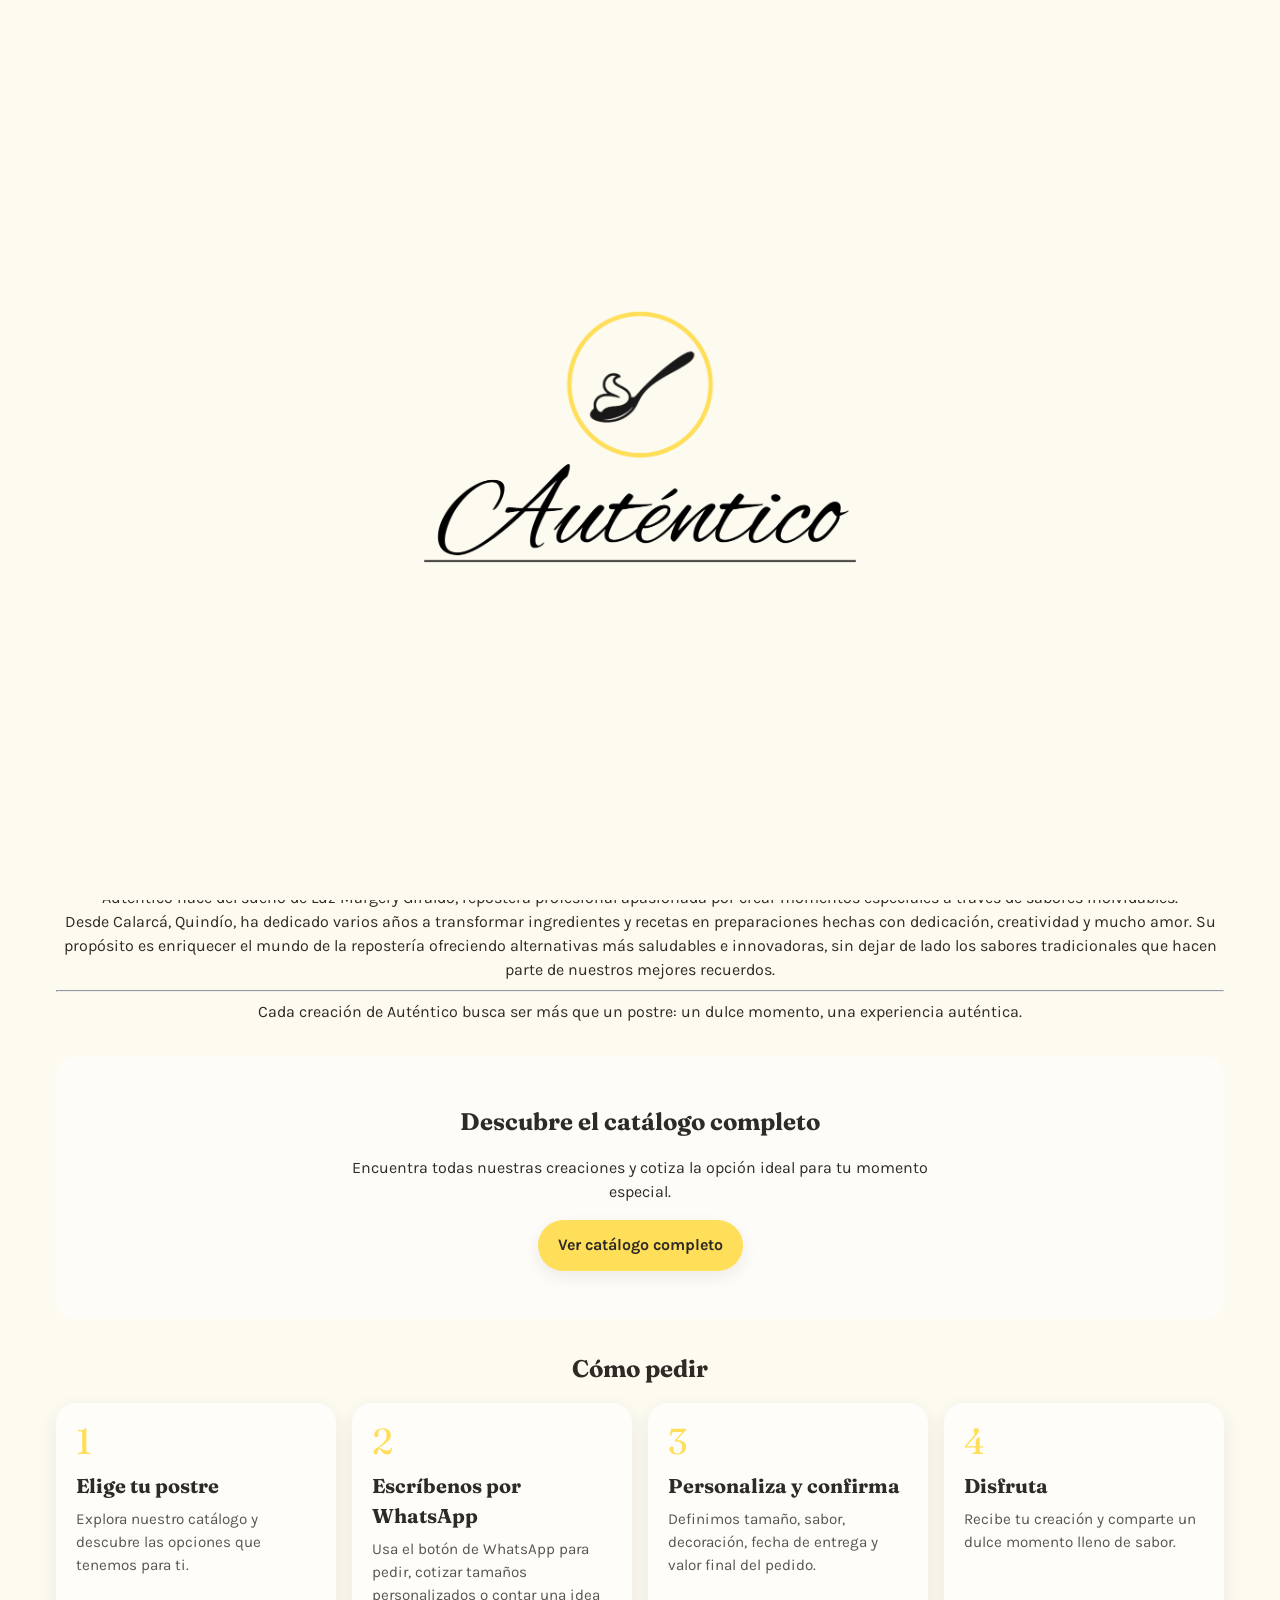
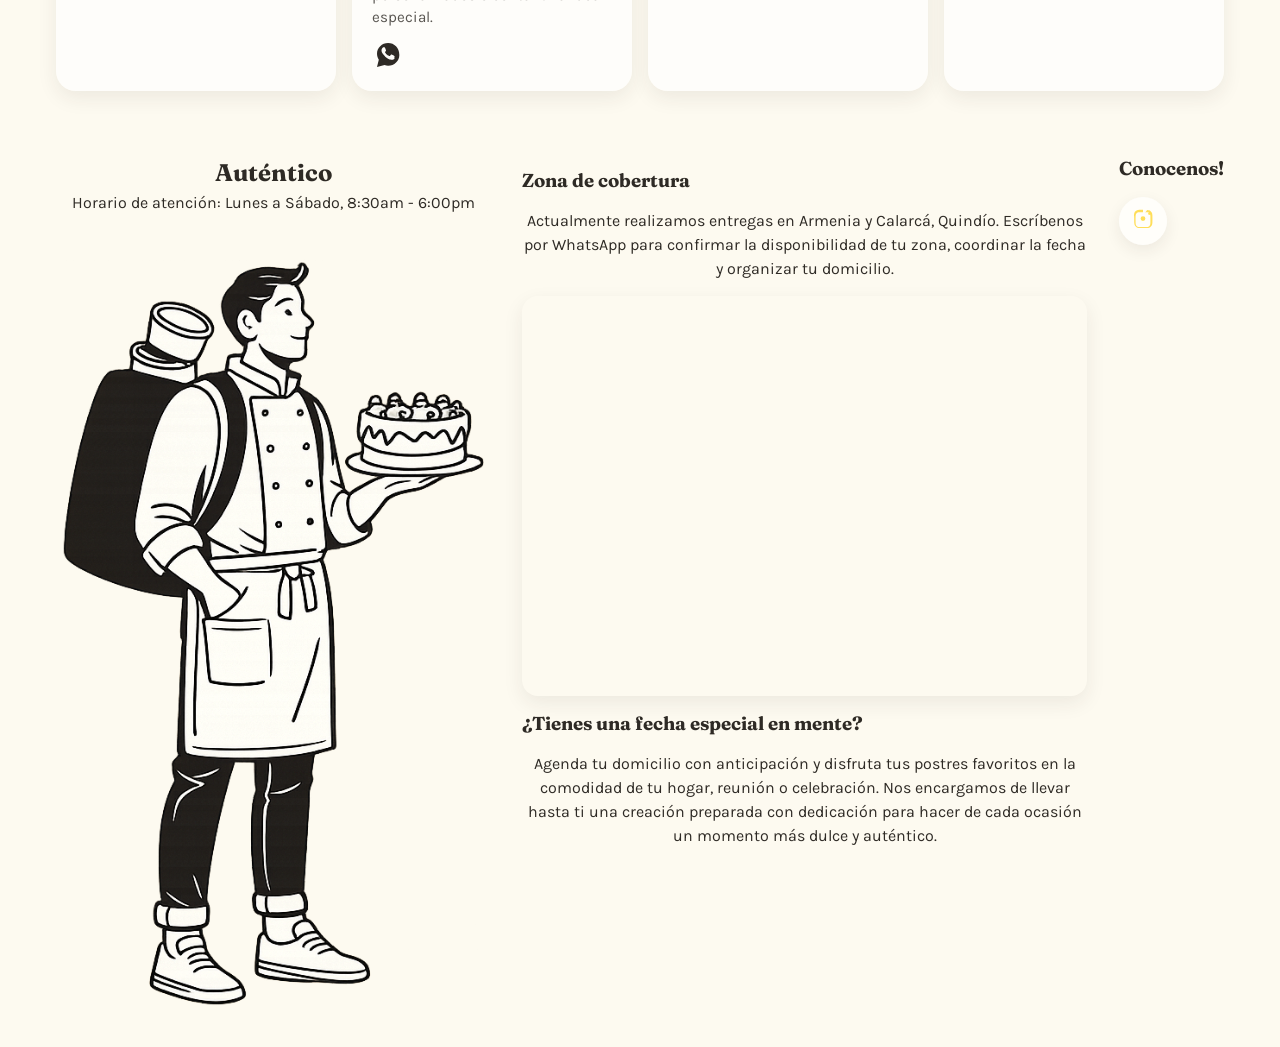
<file: index.html>
<!DOCTYPE html>
<html lang="es">
<head>
  <meta charset="UTF-8">
  <meta name="viewport" content="width=device-width, initial-scale=1.0">
  <title>Auténtico Repostería</title>
  <link rel="icon" type="image/png" href="img/favicon.jpg">
  <link rel="stylesheet" href="css/styles.css">
</head>
<body>
  <div id="splash" class="splash" aria-hidden="true">
    <img src="img/logo_sin_fondo.png" alt="" class="splash__logo">
  </div>

  <svg style="display:none" aria-hidden="true" focusable="false">
    <symbol id="icon-whatsapp" viewBox="0 0 32 32">
      <path fill="currentColor" d="M16.11 4C9.93 4 5.01 8.82 5.01 14.76c0 2.1.62 4.14 1.8 5.92L5 28l7.55-1.93a11.4 11.4 0 0 0 3.56.57h.01c6.18 0 11.22-4.82 11.22-10.76C27.34 8.82 22.3 4 16.11 4zm6.56 15.19c-.27.76-1.56 1.46-2.16 1.55-.56.08-1.28.12-2.07-.13-.48-.15-1.1-.35-1.9-.7-3.34-1.45-5.52-4.84-5.68-5.07-.16-.22-1.35-1.8-1.35-3.44 0-1.64.86-2.44 1.17-2.77.3-.33.68-.42.91-.42h.65c.2 0 .47-.08.73.55.27.64.9 2.21.98 2.37.08.16.13.35.03.57-.1.22-.15.35-.3.54-.16.18-.32.4-.46.54-.15.15-.31.31-.13.62.18.3.78 1.3 1.68 2.11 1.16 1.04 2.14 1.36 2.44 1.51.3.16.48.13.66-.08.19-.2.8-.91 1.02-1.22.22-.31.44-.25.74-.15.3.1 1.92.9 2.25 1.06.33.16.55.24.63.38.08.13.08.78-.19 1.54z"/>
    </symbol>
    <symbol id="icon-instagram" viewBox="0 0 32 32">
      <path fill="currentColor" d="M16 7.2c2.42 0 2.71.01 3.66.05.87.04 1.34.18 1.66.3.43.17.74.37 1.06.69.32.32.52.63.69 1.06.12.32.26.79.3 1.66.04.95.05 1.24.05 3.66s-.01 2.71-.05 3.66c-.04.87-.18 1.34-.3 1.66-.17.43-.37.74-.69 1.06-.32.32-.63.52-1.06.69-.32.12-.79.26-1.66.3-.95.04-1.24.05-3.66.05s-2.71-.01-3.66-.05c-.87-.04-1.34-.18-1.66-.3-.43-.17-.74-.37-1.06-.69-.32-.32-.52-.63-.69-1.06-.12-.32-.26-.79-.3-1.66-.04-.95-.05-1.24-.05-3.66s.01-2.71.05-3.66c.04-.87.18-1.34.3-1.66.17-.43.37-.74.69-1.06.32-.32.63-.52 1.06-.69.32-.12.79-.26 1.66-.3.95-.04 1.24-.05 3.66-.05zm0-2.4c-2.46 0-2.77.01-3.74.05-.97.04-1.63.2-2.21.42-.61.24-1.13.55-1.64 1.06-.51.51-.82 1.03-1.06 1.64-.22.58-.38 1.24-.42 2.21C7.2 11.23 7.2 11.54 7.2 14s.01 2.77.05 3.74c.04.97.2 1.63.42 2.21.24.61.55 1.13 1.06 1.64.51.51 1.03.82 1.64 1.06.58.22 1.24.38 2.21.42.97.04 1.28.05 3.74.05s2.77-.01 3.74-.05c.97-.04 1.63-.2 2.21-.42.61-.24 1.13-.55 1.64-1.06.51-.51.82-1.03 1.06-1.64.22-.58.38-1.24.42-2.21.04-.97.05-1.28.05-3.74s-.01-2.77-.05-3.74c-.04-.97-.2-1.63-.42-2.21-.24-.61-.55-1.13-1.06-1.64-.51-.51-1.03-.82-1.64-1.06-.58-.22-1.24-.38-2.21-.42C18.77 7.21 18.46 7.2 16 7.2zm0 6.4a2.4 2.4 0 1 0 0 4.8 2.4 2.4 0 0 0 0-4.8zm6.25-1.2a1.15 1.15 0 1 0 0-2.3 1.15 1.15 0 0 0 0 2.3z"/>
    </symbol>
    <symbol id="icon-facebook" viewBox="0 0 32 32">
      <path fill="currentColor" d="M18.4 28V17.2h3.6l.54-4.2H18.4V10.3c0-1.22.34-2.05 2.1-2.05h2.23V4.49A29.6 29.6 0 0 0 19.48 4c-3.31 0-5.58 2.02-5.58 5.74V13H10.2v4.2h3.7V28h4.5z"/>
    </symbol>
  </svg>
  <header id="header" class="header">
    <a class="header__brand" href="#hero">Auténtico</a>

    <button class="header__toggle" type="button" aria-label="Abrir menú">
      ☰
    </button>

    <nav aria-label="Navegación principal">
      <a href="#hero">Inicio</a>
      <a href="#historia">Historia</a>
      <a href="productos.html#lineas-produccion">Líneas de producción</a>
      <a href="productos.html">Catálogo</a>
      <a href="#como-pedir">Cómo pedir</a>
      <a href="#footer">Contacto</a>
    </nav>

    <a class="header__whatsapp" href="https://wa.me/3122495288" target="_blank" rel="noopener noreferrer" aria-label="Escribir por WhatsApp">
      <svg class="icon-whatsapp icon-whatsapp--nav" aria-hidden="true" focusable="false">
        <use href="#icon-whatsapp"></use>
      </svg>
      <span class="sr-only">WhatsApp</span>
    </a>
  </header>

  <main id="main-content" class="main-content">
    <section id="hero" class="hero">
      <article>
        <h1>Auténtico</h1>
        <img src="img/foto_valor.jpeg" alt="Postre destacado de Auténtico - PENDIENTE REEMPLAZAR">
        <p>
            En Auténtico creemos que cada dulce momento merece ser especial. Creamos postres tradicionales y opciones saludables elaboradas con ingredientes de calidad, dedicación y creatividad, para que cada persona pueda disfrutar sabores auténticos sin renunciar al bienestar.

            <br>Un dulce momento, una experiencia auténtica.
        </p>
      </article>
    </section>

    <section id="historia" class="historia">
      <article>
        <h2>Nuestra historia</h2>
        <img src="img/foto_historia.jpeg" alt="Foto de la fundadora de Auténtico preparando repostería artesanal - PENDIENTE REEMPLAZAR">
        <p>
            Auténtico nace del sueño de Luz Margery Giraldo, repostera profesional apasionada por crear momentos especiales a través de sabores inolvidables.<br>

            Desde Calarcá, Quindío, ha dedicado varios años a transformar ingredientes y recetas en preparaciones hechas con dedicación, creatividad y mucho amor. Su propósito es enriquecer el mundo de la repostería ofreciendo alternativas más saludables e innovadoras, sin dejar de lado los sabores tradicionales que hacen parte de nuestros mejores recuerdos.<br>
            <hr>
            Cada creación de Auténtico busca ser más que un postre: un dulce momento, una experiencia auténtica.
        </p>
      </article>
    </section>

    <section class="catalogo-cta" aria-labelledby="catalogo-cta-title">
      <h2 id="catalogo-cta-title">Descubre el catálogo completo</h2>
      <p>Encuentra todas nuestras creaciones y cotiza la opción ideal para tu momento especial.</p>
      <a href="productos.html" class="btn-ver-catalogo">Ver catálogo completo</a>
    </section>

    <section id="como-pedir" class="como-pedir">
      <h2>Cómo pedir</h2>
      <article>
        <ol>
          <li>
            <span class="paso-numero">1</span>
            <div>
              <h3>Elige tu postre</h3>
              <p>Explora nuestro catálogo y descubre las opciones que tenemos para ti.</p>
            </div>
          </li>
          <li>
            <span class="paso-numero">2</span>
            <div>
              <h3>Escríbenos por WhatsApp</h3>
              <p>Usa el botón de WhatsApp para pedir, cotizar tamaños personalizados o contar una idea especial.</p>
              <svg class="icon-whatsapp icon-whatsapp--paso" aria-hidden="true" focusable="false">
                <use href="#icon-whatsapp"></use>
              </svg>
            </div>
          </li>
          <li>
            <span class="paso-numero">3</span>
            <div>
              <h3>Personaliza y confirma</h3>
              <p>Definimos tamaño, sabor, decoración, fecha de entrega y valor final del pedido.</p>
            </div>
          </li>
          <li>
            <span class="paso-numero">4</span>
            <div>
              <h3>Disfruta</h3>
              <p>Recibe tu creación y comparte un dulce momento lleno de sabor.</p>
            </div>
          </li>
        </ol>
      </article>
    </section>
  </main>

  <footer id="footer" class="footer">
    <article>
      <h2>Auténtico</h2>
      <p>
        Horario de atención: Lunes a Sábado, 8:30am - 6:00pm
        <!-- TODO: texto real de cierre, horarios, zona de cobertura y contacto -->
      </p>
      <img src="img/personita.png" alt="Ilustración de una persona sosteniendo una torta de Auténtico - PENDIENTE REEMPLAZAR">
    </article>

    <section class="footer__cobertura" aria-labelledby="footer-cobertura-title">
      <h3 id="footer-cobertura-title">Zona de cobertura</h3>
      <p>Actualmente realizamos entregas en Armenia y Calarcá, Quindío. Escríbenos por WhatsApp para confirmar la disponibilidad de tu zona, coordinar la fecha y organizar tu domicilio.</p>
      <div class="footer__mapa">
        <iframe src="https://www.google.com/maps/embed?pb=!1m10!1m8!1m3!1d42355.030157508896!2d-75.6658481268689!3d4.538179207892413!3m2!1i1024!2i768!4f13.1!5e0!3m2!1ses-419!2sco!4v1783655774593!5m2!1ses-419!2sco" width="600" height="450" style="border:0;" allowfullscreen="" loading="lazy" referrerpolicy="strict-origin-when-cross-origin"></iframe>
      </div>
      <h3>¿Tienes una fecha especial en mente?</h3>
      <p>
        Agenda tu domicilio con anticipación y disfruta tus postres favoritos en la comodidad de tu hogar, reunión o celebración. Nos encargamos de llevar hasta ti una creación preparada con dedicación para hacer de cada ocasión un momento más dulce y auténtico.
      </p>
    </section>

    <section class="footer__redes" aria-labelledby="footer-redes-title">
      <h3 id="footer-redes-title">Conocenos!</h3>
      <div class="footer__redes-links">
        <a href="https://www.instagram.com/autentico.reposteria/" aria-label="Instagram">
          <svg class="icon-red icon-red--social" aria-hidden="true" focusable="false">
            <use href="#icon-instagram"></use>
          </svg>
          <span class="sr-only">Instagram</span>
        </a>
      </div>
    </section>
  </footer>

  <script src="js/splash.js"></script>
  <script src="js/main.js"></script>
</body>
</html>
</file>
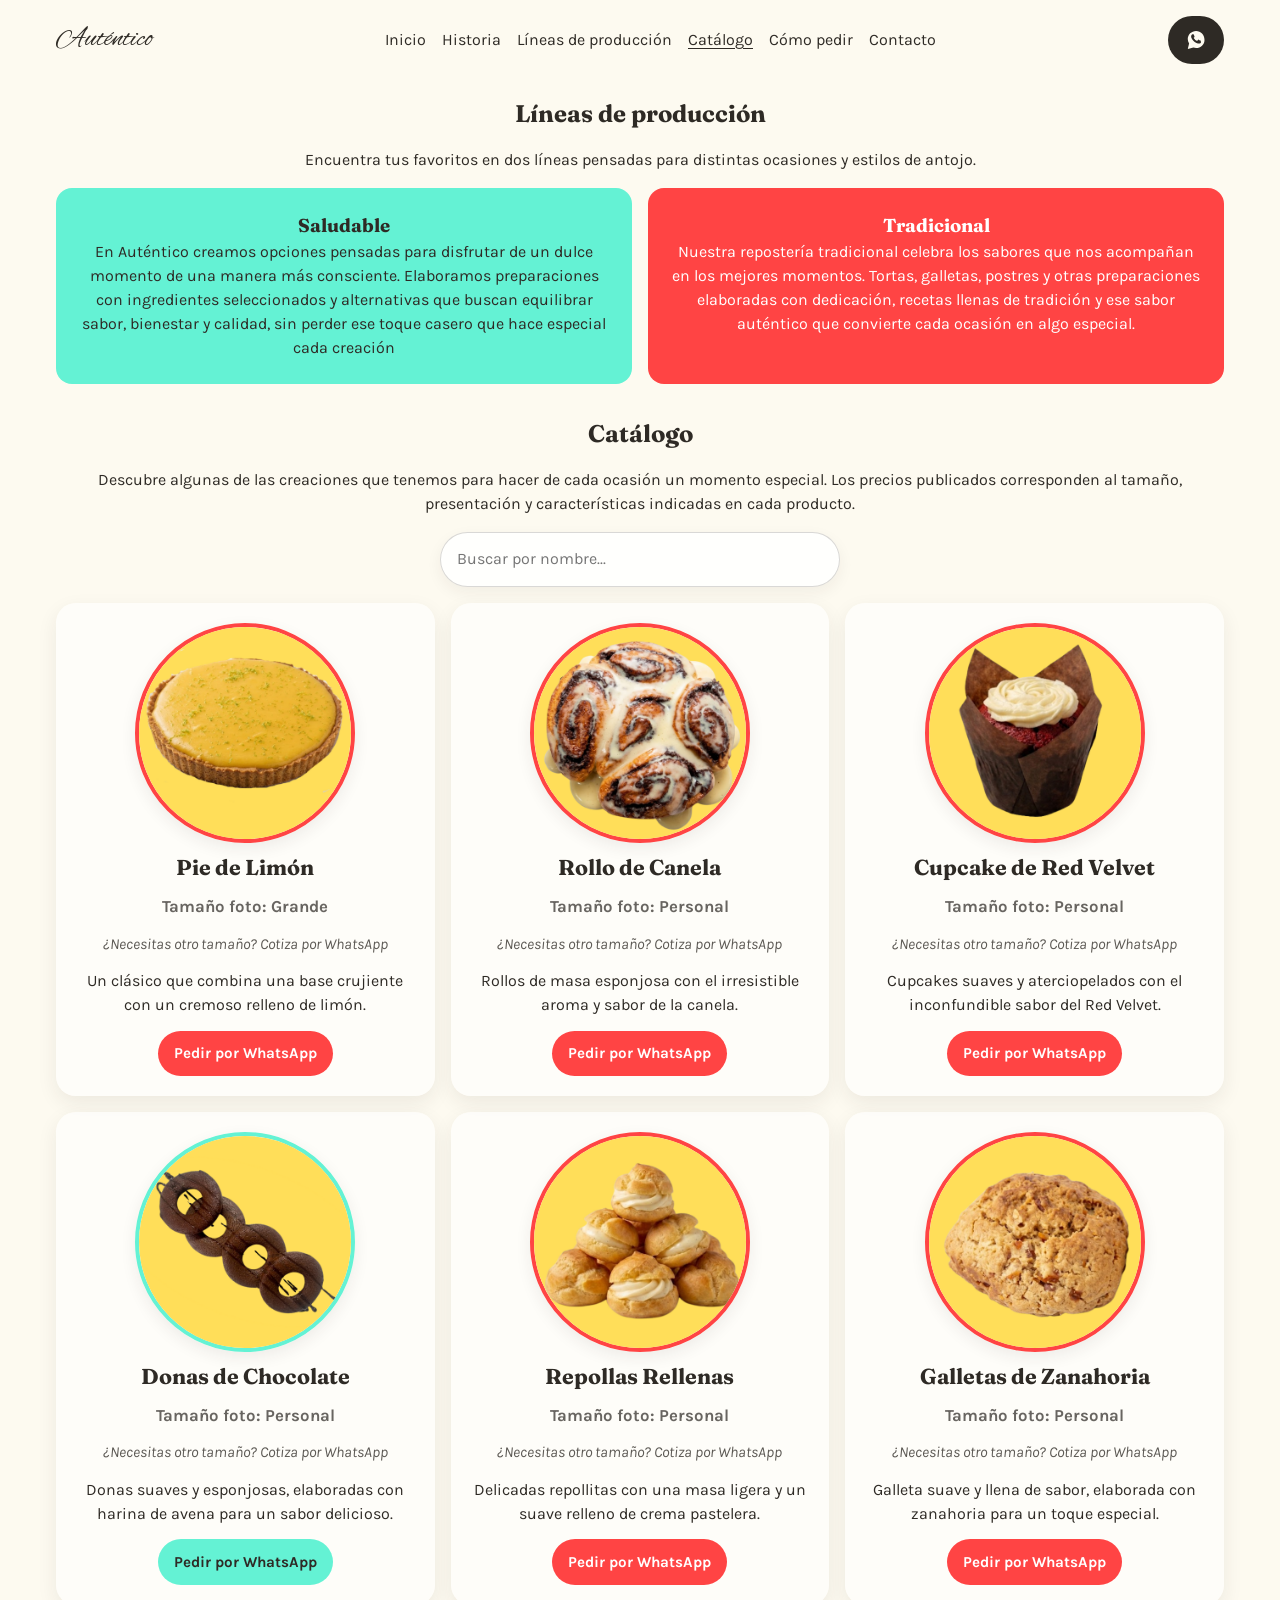
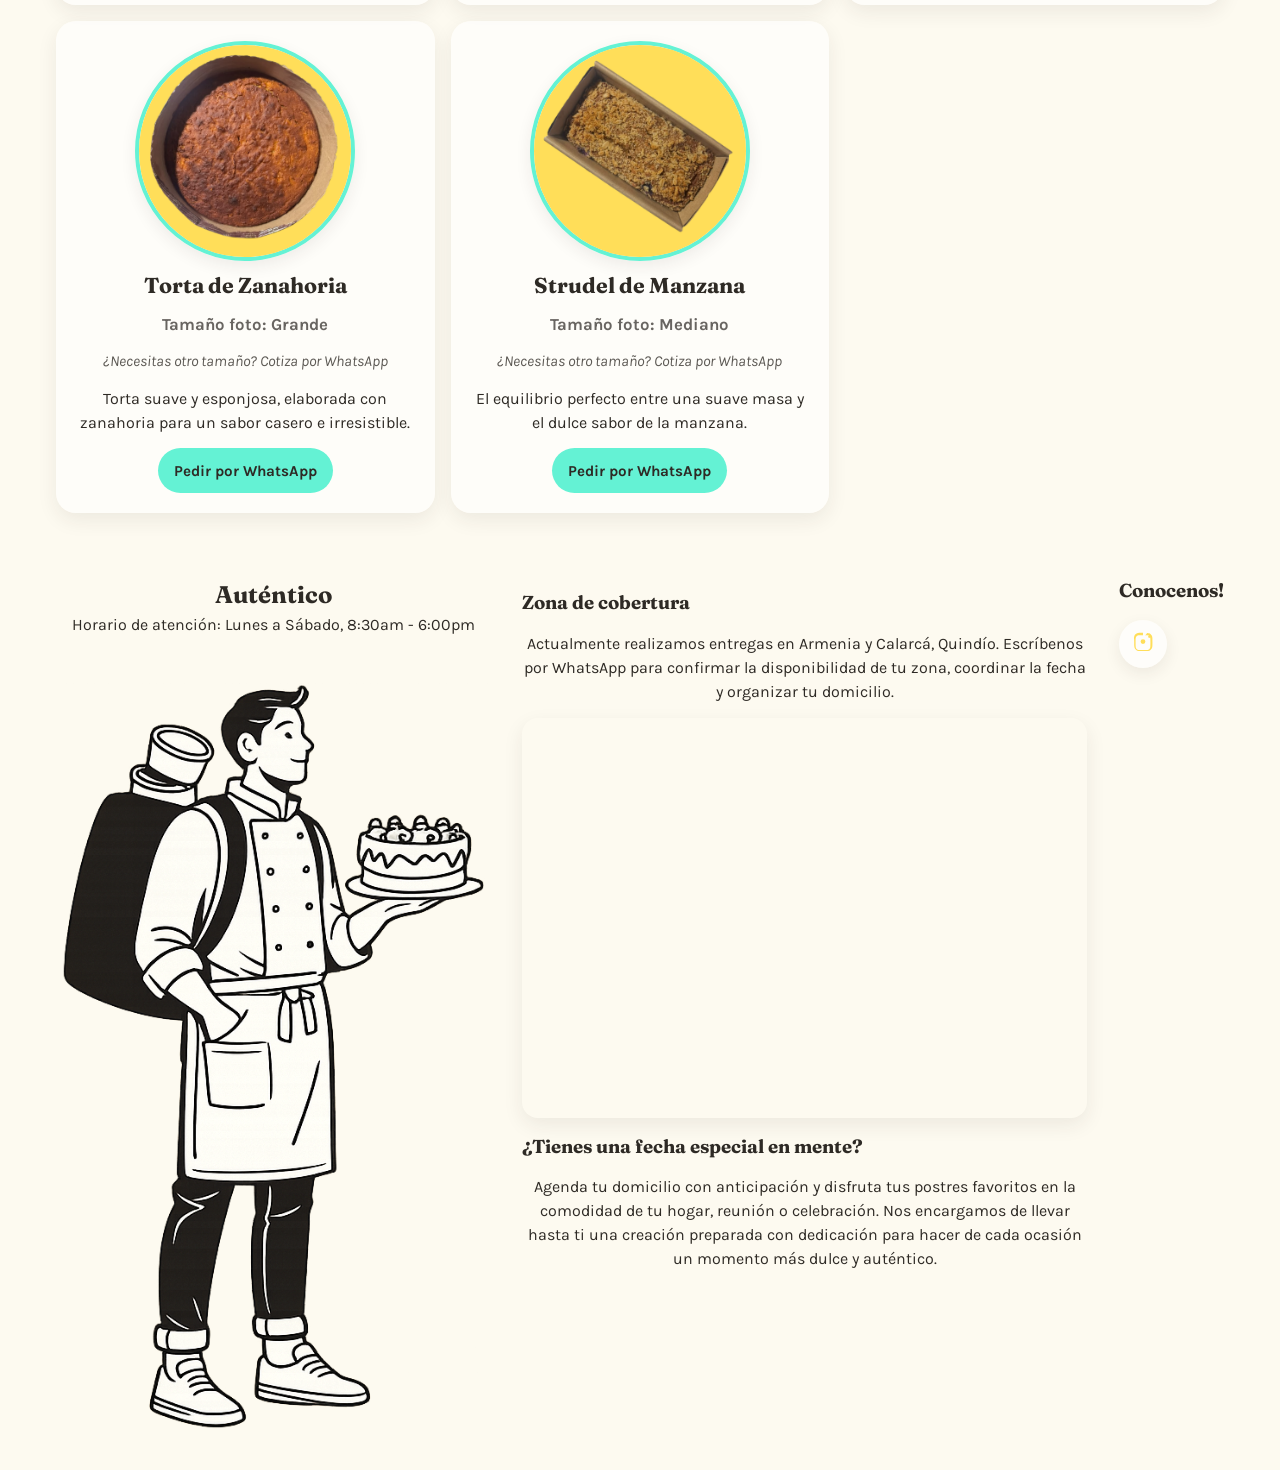
<file: productos.html>
<!DOCTYPE html>
<html lang="es">
<head>
  <meta charset="UTF-8">
  <meta name="viewport" content="width=device-width, initial-scale=1.0">
  <title>Catálogo | Auténtico</title>
  <link rel="icon" type="image/png" href="img/favicon.jpg">
  <link rel="stylesheet" href="css/styles.css">
</head>
<body>
  <svg style="display:none" aria-hidden="true" focusable="false">
    <symbol id="icon-whatsapp" viewBox="0 0 32 32">
      <path fill="currentColor" d="M16.11 4C9.93 4 5.01 8.82 5.01 14.76c0 2.1.62 4.14 1.8 5.92L5 28l7.55-1.93a11.4 11.4 0 0 0 3.56.57h.01c6.18 0 11.22-4.82 11.22-10.76C27.34 8.82 22.3 4 16.11 4zm6.56 15.19c-.27.76-1.56 1.46-2.16 1.55-.56.08-1.28.12-2.07-.13-.48-.15-1.1-.35-1.9-.7-3.34-1.45-5.52-4.84-5.68-5.07-.16-.22-1.35-1.8-1.35-3.44 0-1.64.86-2.44 1.17-2.77.3-.33.68-.42.91-.42h.65c.2 0 .47-.08.73.55.27.64.9 2.21.98 2.37.08.16.13.35.03.57-.1.22-.15.35-.3.54-.16.18-.32.4-.46.54-.15.15-.31.31-.13.62.18.3.78 1.3 1.68 2.11 1.16 1.04 2.14 1.36 2.44 1.51.3.16.48.13.66-.08.19-.2.8-.91 1.02-1.22.22-.31.44-.25.74-.15.3.1 1.92.9 2.25 1.06.33.16.55.24.63.38.08.13.08.78-.19 1.54z"/>
    </symbol>
    <symbol id="icon-instagram" viewBox="0 0 32 32">
      <path fill="currentColor" d="M16 7.2c2.42 0 2.71.01 3.66.05.87.04 1.34.18 1.66.3.43.17.74.37 1.06.69.32.32.52.63.69 1.06.12.32.26.79.3 1.66.04.95.05 1.24.05 3.66s-.01 2.71-.05 3.66c-.04.87-.18 1.34-.3 1.66-.17.43-.37.74-.69 1.06-.32.32-.63.52-1.06.69-.32.12-.79.26-1.66.3-.95.04-1.24.05-3.66.05s-2.71-.01-3.66-.05c-.87-.04-1.34-.18-1.66-.3-.43-.17-.74-.37-1.06-.69-.32-.32-.52-.63-.69-1.06-.12-.32-.26-.79-.3-1.66-.04-.95-.05-1.24-.05-3.66s.01-2.71.05-3.66c.04-.87.18-1.34.3-1.66.17-.43.37-.74.69-1.06.32-.32.63-.52 1.06-.69.32-.12.79-.26 1.66-.3.95-.04 1.24-.05 3.66-.05zm0-2.4c-2.46 0-2.77.01-3.74.05-.97.04-1.63.2-2.21.42-.61.24-1.13.55-1.64 1.06-.51.51-.82 1.03-1.06 1.64-.22.58-.38 1.24-.42 2.21C7.2 11.23 7.2 11.54 7.2 14s.01 2.77.05 3.74c.04.97.2 1.63.42 2.21.24.61.55 1.13 1.06 1.64.51.51 1.03.82 1.64 1.06.58.22 1.24.38 2.21.42.97.04 1.28.05 3.74.05s2.77-.01 3.74-.05c.97-.04 1.63-.2 2.21-.42.61-.24 1.13-.55 1.64-1.06.51-.51.82-1.03 1.06-1.64.22-.58.38-1.24.42-2.21.04-.97.05-1.28.05-3.74s-.01-2.77-.05-3.74c-.04-.97-.2-1.63-.42-2.21-.24-.61-.55-1.13-1.06-1.64-.51-.51-1.03-.82-1.64-1.06-.58-.22-1.24-.38-2.21-.42C18.77 7.21 18.46 7.2 16 7.2zm0 6.4a2.4 2.4 0 1 0 0 4.8 2.4 2.4 0 0 0 0-4.8zm6.25-1.2a1.15 1.15 0 1 0 0-2.3 1.15 1.15 0 0 0 0 2.3z"/>
    </symbol>
    <symbol id="icon-facebook" viewBox="0 0 32 32">
      <path fill="currentColor" d="M18.4 28V17.2h3.6l.54-4.2H18.4V10.3c0-1.22.34-2.05 2.1-2.05h2.23V4.49A29.6 29.6 0 0 0 19.48 4c-3.31 0-5.58 2.02-5.58 5.74V13H10.2v4.2h3.7V28h4.5z"/>
    </symbol>
  </svg>

  <header id="header" class="header">
    <a class="header__brand" href="index.html#hero">Auténtico</a>

    <button class="header__toggle" type="button" aria-label="Abrir menú">
      ☰
    </button>

    <nav aria-label="Navegación principal">
      <a href="index.html#hero">Inicio</a>
      <a href="index.html#historia">Historia</a>
      <a href="#lineas-produccion">Líneas de producción</a>
      <a href="#catalogo" class="active" aria-current="page">Catálogo</a>
      <a href="index.html#como-pedir">Cómo pedir</a>
      <a href="index.html#footer">Contacto</a>
    </nav>

    <a class="header__whatsapp" href="https://wa.me/3122495288" target="_blank" rel="noopener noreferrer" aria-label="Escribir por WhatsApp">
      <svg class="icon-whatsapp icon-whatsapp--nav" aria-hidden="true" focusable="false">
        <use href="#icon-whatsapp"></use>
      </svg>
      <span class="sr-only">WhatsApp</span>
    </a>
  </header>

  <main id="main-content" class="main-content">
    <section id="lineas-produccion" class="lineas-produccion">
      <h2>Líneas de producción</h2>
      <p>Encuentra tus favoritos en dos líneas pensadas para distintas ocasiones y estilos de antojo.</p>

      <article class="saludable">
        <h3>Saludable</h3>
        <p>En Auténtico creamos opciones pensadas para disfrutar de un dulce momento de una manera más consciente. Elaboramos preparaciones con ingredientes seleccionados y alternativas que buscan equilibrar sabor, bienestar y calidad, sin perder ese toque casero que hace especial cada creación</p>
      </article>

      <article class="tradicional">
        <h3>Tradicional</h3>
        <p>Nuestra repostería tradicional celebra los sabores que nos acompañan en los mejores momentos. Tortas, galletas, postres y otras preparaciones elaboradas con dedicación, recetas llenas de tradición y ese sabor auténtico que convierte cada ocasión en algo especial.</p>
      </article>
    </section>

    <section id="catalogo" class="catalogo">
      <h2>Catálogo</h2>
      <p>
        Descubre algunas de las creaciones que tenemos para hacer de cada ocasión un momento especial. Los precios publicados corresponden al tamaño, presentación y características indicadas en cada producto.
      </p>
      <div class="catalogo-buscador">
        <input type="search" id="buscador-productos" placeholder="Buscar por nombre..." aria-label="Buscar productos por nombre">
      </div>
      <div id="catalogo-grid"></div>
    </section>
  </main>

  <footer id="footer" class="footer">
    <article>
      <h2>Auténtico</h2>
      <p>
        Horario de atención: Lunes a Sábado, 8:30am - 6:00pm
        <!-- TODO: texto real de cierre, horarios, zona de cobertura y contacto -->
      </p>
      <img src="img/personita.png" alt="Ilustración de una persona sosteniendo una torta de Auténtico - PENDIENTE REEMPLAZAR">
    </article>

    <section class="footer__cobertura" aria-labelledby="footer-cobertura-title">
      <h3 id="footer-cobertura-title">Zona de cobertura</h3>
      <p>Actualmente realizamos entregas en Armenia y Calarcá, Quindío. Escríbenos por WhatsApp para confirmar la disponibilidad de tu zona, coordinar la fecha y organizar tu domicilio.</p>
      <div class="footer__mapa">
        <iframe src="https://www.google.com/maps/embed?pb=!1m10!1m8!1m3!1d42355.030157508896!2d-75.6658481268689!3d4.538179207892413!3m2!1i1024!2i768!4f13.1!5e0!3m2!1ses-419!2sco!4v1783655774593!5m2!1ses-419!2sco" width="600" height="450" style="border:0;" allowfullscreen="" loading="lazy" referrerpolicy="strict-origin-when-cross-origin"></iframe>
      </div>
      <h3>¿Tienes una fecha especial en mente?</h3>
      <p>
        Agenda tu domicilio con anticipación y disfruta tus postres favoritos en la comodidad de tu hogar, reunión o celebración. Nos encargamos de llevar hasta ti una creación preparada con dedicación para hacer de cada ocasión un momento más dulce y auténtico.
      </p>
    </section>

    <section class="footer__redes" aria-labelledby="footer-redes-title">
      <h3 id="footer-redes-title">Conocenos!</h3>
      <div class="footer__redes-links">
        <a href="https://www.instagram.com/autentico.reposteria/" aria-label="Instagram">
          <svg class="icon-red icon-red--social" aria-hidden="true" focusable="false">
            <use href="#icon-instagram"></use>
          </svg>
          <span class="sr-only">Instagram</span>
        </a>
      </div>
    </section>
  </footer>

  <script src="js/main.js"></script>
</body>
</html>
</file>
<file: css/styles.css>
@import url('https://fonts.googleapis.com/css2?family=Alex+Brush&family=Fraunces:opsz,wght@9..144,300;9..144,400;9..144,600;9..144,700&family=Karla:wght@400;500;700&display=swap');

:root {
  --color-brand: #ffde59;
  --color-saludable: #64f2d4;
  --color-tradicional: #ff4444;
  --color-bg: #fdfaf0;
  --color-text: #2e2a25;
  --font-title: 'Fraunces', serif;
  --font-text: 'Karla', sans-serif;
  --font-accent: 'Alex Brush', cursive;
}

*,
*::before,
*::after {
  box-sizing: border-box;
}

html,
body,
h1,
h2,
h3,
h4,
h5,
h6,
p,
ul,
ol,
figure,
blockquote,
dl,
dd {
  margin: 0;
  padding: 0;
}

body {
  font-family: var(--font-text);
  color: var(--color-text);
  background: var(--color-bg);
  line-height: 1.5;
}

body.splash-active {
  overflow: hidden;
}

h1,
h2,
h3 {
  font-family: var(--font-title);
}

#hero h1 {
  font-family: var(--font-accent);
}

img,
video,
canvas,
svg {
  display: block;
  max-width: 100%;
}

a {
  color: inherit;
  text-decoration: none;
}

nav a.active,
nav a[aria-current="page"] {
  text-decoration: underline;
  text-underline-offset: 0.2rem;
}

.sr-only {
  position: absolute;
  width: 0.0625rem;
  height: 0.0625rem;
  padding: 0;
  margin: -0.0625rem;
  overflow: hidden;
  clip: rect(0, 0, 0, 0);
  white-space: nowrap;
  border: 0;
}

.splash {
  position: fixed;
  inset: 0;
  display: flex;
  align-items: center;
  justify-content: center;
  background: var(--color-bg);
  z-index: 9999;
  opacity: 1;
  transition: opacity 0.5s ease;
}

.splash--hidden {
  opacity: 0;
  pointer-events: none;
}

.splash__logo {
  display: block;
  width: 85vw;
  max-width: 31.25rem;
  max-height: 60vh;
  height: auto;
  opacity: 0;
  transform: scale(0.85);
  transition: opacity 0.4s ease-out, transform 0.4s ease-out;
}

.splash__logo--visible {
  opacity: 1;
  transform: scale(1);
}

button {
  font: inherit;
}

header,
main,
footer,
section {
  width: 100%;
}

header,
main,
footer {
  padding-inline: 1rem;
}

.header {
  display: grid;
  grid-template-columns: 1fr auto auto;
  align-items: center;
  gap: 0.75rem;
  padding-block: 1rem;
}

.header__brand {
  font-family: var(--font-accent);
  font-size: 1.75rem;
  line-height: 1;
}

.header__toggle {
  display: inline-flex;
  align-items: center;
  justify-content: center;
  width: 2.75rem;
  height: 2.75rem;
  border: 0;
  border-radius: 0.75rem;
  background: var(--color-brand);
  color: var(--color-text);
}

.header nav {
  display: none;
}

.header__whatsapp {
  display: inline-flex;
  align-items: center;
  justify-content: center;
  gap: 0.45rem;
  padding: 0.75rem 1rem;
  border-radius: 999rem;
  background: var(--color-text);
  color: var(--color-bg);
  font-size: 1rem;
  white-space: nowrap;
}

.icon-whatsapp {
  display: inline-block;
  flex: none;
  fill: currentColor;
  color: currentColor;
}

.icon-whatsapp--nav {
  width: 1.5rem;
  height: 1.5rem;
}

.icon-whatsapp--paso {
  width: 2rem;
  height: 2rem;
}

/* Ejemplo de alternancia: .header.menu-open nav { display: flex; } */
.header.menu-open nav {
  display: flex;
}

.header.menu-open {
  grid-template-columns: 1fr auto;
}

.main-content {
  display: grid;
  gap: 2rem;
  padding-block: 1rem 2rem;
}

.hero,
.historia,
.lineas-produccion,
.catalogo,
.como-pedir,
.footer {
  display: flex;
  flex-direction: column;
  align-items: center;
  gap: 1rem;
  max-width: 100%;
}

.hero,
.historia,
.lineas-produccion,
.catalogo,
.como-pedir,
.footer,
.hero article,
.historia article,
.lineas-produccion article,
.como-pedir article,
.footer article {
  text-align: center;
}

.hero {
  padding-block: 2rem;
}

.hero img,
.historia img {
  width: min(100%, 32rem);
  margin-inline: auto;
  border-radius: 1.25rem;
  box-shadow: 0 0.45rem 1.25rem rgba(46, 42, 37, 0.08);
}

.historia img {
  width: min(100%, 28rem);
}

.hero h1 {
  font-size: 3rem;
  line-height: 0.95;
}

.hero p,
.historia p,
.lineas-produccion p,
.catalogo p,
.como-pedir p,
.footer p {
  font-size: 1rem;
}

.catalogo-cta {
  display: flex;
  flex-direction: column;
  align-items: center;
  gap: 1rem;
  padding: 2rem 1rem;
  text-align: center;
  background: rgba(255, 255, 255, 0.55);
  border-radius: 1.25rem;
}

.catalogo-cta h2,
.catalogo-cta p {
  max-width: 40rem;
}

.btn-ver-catalogo {
  display: inline-flex;
  align-items: center;
  justify-content: center;
  padding: 0.85rem 1.25rem;
  border-radius: 999rem;
  background: var(--color-brand);
  color: var(--color-text);
  font-weight: 700;
  box-shadow: 0 0.35rem 1rem rgba(46, 42, 37, 0.08);
  transition: transform 180ms ease, opacity 180ms ease;
}

.btn-ver-catalogo:hover {
  opacity: 0.92;
  transform: translateY(-0.08rem);
}

.lineas-produccion {
  width: 100%;
}

.lineas-produccion article {
  width: 100%;
  padding: 1.5rem;
  border-radius: 1rem;
  color: var(--color-text);
}

.lineas-produccion .saludable {
  background: var(--color-saludable);
}

.lineas-produccion .tradicional {
  background: var(--color-tradicional);
  color: #fff;
}

#catalogo-grid {
  display: grid;
  grid-template-columns: 1fr;
  gap: 1rem;
  width: 100%;
}

.catalogo-buscador {
  width: 100%;
  max-width: 25rem;
  margin-inline: auto;
}

.catalogo-buscador input[type="search"] {
  width: 100%;
  padding: 0.9rem 1rem;
  border: 0.1rem solid rgba(46, 42, 37, 0.18);
  border-radius: 999rem;
  background: rgba(255, 255, 255, 0.85);
  font: inherit;
  font-family: var(--font-text);
  color: var(--color-text);
  box-shadow: 0 0.35rem 1rem rgba(46, 42, 37, 0.06);
  transition: border-color 180ms ease, box-shadow 180ms ease;
}

.catalogo-buscador input[type="search"]:focus {
  outline: none;
  border-color: var(--color-brand);
  box-shadow: 0 0 0 0.18rem rgba(255, 222, 89, 0.35);
}

.producto-card {
  display: flex;
  flex-direction: column;
  align-items: center;
  gap: 0.85rem;
  padding: 1.25rem;
  border-radius: 1.25rem;
  background: rgba(255, 255, 255, 0.65);
  box-shadow: 0 0.45rem 1.25rem rgba(46, 42, 37, 0.08);
  text-align: center;
  transition: transform 180ms ease, box-shadow 180ms ease;
}

.producto-card:hover {
  transform: translateY(-0.18rem);
  box-shadow: 0 0.7rem 1.5rem rgba(46, 42, 37, 0.1);
}

.producto-card img {
  width: 11.25rem;
  max-width: 11.25rem;
  aspect-ratio: 1 / 1;
  border-radius: 50%;
  object-fit: cover;
  margin-inline: auto;
  border: 0.28rem solid transparent;
  box-shadow: 0 0.35rem 1rem rgba(46, 42, 37, 0.08);
}

.producto-card.saludable img {
  border-color: var(--color-saludable);
}

.producto-card.tradicional img {
  border-color: var(--color-tradicional);
}

.producto-card h3 {
  font-size: 1.35rem;
  line-height: 1.1;
}

.producto-card p {
  margin: 0;
}

.producto-card p:first-of-type {
  font-size: 1.05rem;
  font-weight: 700;
}

.producto-card p:nth-of-type(2) {
  font-size: 0.95rem;
  color: rgba(46, 42, 37, 0.78);
}

.producto-card .producto-card__tamano {
  font-size: 0.85rem;
  color: rgba(46, 42, 37, 0.72);
}

.producto-card .producto-card__nota {
  font-size: 0.78rem;
  color: rgba(46, 42, 37, 0.64);
  font-style: italic;
}

.producto-card a[href*="wa.me"] {
  display: inline-flex;
  align-items: center;
  justify-content: center;
  padding: 0.7rem 1rem;
  border-radius: 999rem;
  font-size: 0.95rem;
  font-weight: 700;
  text-align: center;
  transition: transform 180ms ease, opacity 180ms ease;
}

.producto-card.saludable a[href*="wa.me"] {
  background: var(--color-saludable);
  color: var(--color-text);
}

.producto-card.tradicional a[href*="wa.me"] {
  background: var(--color-tradicional);
  color: #fff;
}

.producto-card a[href*="wa.me"]:hover {
  opacity: 0.92;
  transform: scale(1.02);
}

.footer {
  padding-block: 2rem;
}

.footer h2,
.footer h3,
.footer p {
  text-align: center;
}

.footer__cobertura,
.footer__redes {
  display: flex;
  flex-direction: column;
  align-items: center;
  gap: 0.9rem;
  width: 100%;
}

.footer__cobertura {
  margin-top: 0.75rem;
}

.footer__mapa {
  width: 100%;
}

.footer__mapa iframe {
  display: block;
  width: 100%;
  height: 18.75rem;
  border: 0;
  border-radius: 1rem;
  box-shadow: 0 0.45rem 1.25rem rgba(46, 42, 37, 0.08);
}

.icon-red {
  display: inline-block;
  flex: none;
  fill: currentColor;
  color: var(--color-brand);
}

.icon-red--social {
  width: 2rem;
  height: 2rem;
}

.footer__redes-links {
  display: flex;
  gap: 0.9rem;
  align-items: center;
}

.footer__redes-links a {
  display: inline-flex;
  align-items: center;
  justify-content: center;
  width: 3rem;
  height: 3rem;
  border-radius: 999rem;
  background: rgba(255, 255, 255, 0.68);
  box-shadow: 0 0.35rem 1rem rgba(46, 42, 37, 0.08);
}

.footer article img {
  width: 100%;
  max-width: 100%;
  height: auto;
  max-height: 25rem;
  margin: 0 auto;
  aspect-ratio: 9 / 16;
  object-fit: contain;
  background: none;
  border: 0;
  border-radius: 0;
  box-shadow: none;
}

.como-pedir ol {
  list-style: none;
  display: grid;
  gap: 1rem;
  width: 100%;
}

.como-pedir li {
  position: relative;
  display: flex;
  flex-direction: column;
  align-items: flex-start;
  gap: 0.75rem;
  padding: 1.25rem;
  border-radius: 1.25rem;
  background: rgba(255, 255, 255, 0.68);
  box-shadow: 0 0.45rem 1.25rem rgba(46, 42, 37, 0.08);
  text-align: left;
}

.como-pedir li + li::before {
  content: '';
  position: absolute;
  top: -0.5rem;
  left: 1.9rem;
  width: 0.08rem;
  height: 1rem;
  background: rgba(46, 42, 37, 0.14);
}

.paso-numero {
  font-family: var(--font-title);
  font-size: 2.25rem;
  line-height: 1;
  color: var(--color-brand);
}

.como-pedir li > div {
  display: flex;
  flex-direction: column;
  gap: 0.45rem;
}

.como-pedir li > div h3 {
  font-size: 1.25rem;
}

.como-pedir li > div p {
  font-size: 0.95rem;
  color: rgba(46, 42, 37, 0.8);
}

.como-pedir li > div .icon-whatsapp--paso {
  margin-top: 0.15rem;
}

@media (max-width: 767.98px) {
  body {
    overflow-x: hidden;
  }

  .header.menu-open {
    grid-template-columns: 1fr auto auto;
  }

  .header.menu-open nav {
    display: flex;
    flex-direction: column;
    grid-column: 1 / -1;
    justify-self: stretch;
    align-items: flex-start;
    width: 100%;
    padding-top: 0.75rem;
    gap: 0.75rem;
  }
}

@media (min-width: 768px) {
  .header {
    grid-template-columns: auto 1fr auto;
  }

  .header__toggle {
    display: none;
  }

  .header nav {
    display: flex;
    justify-content: center;
    gap: 1rem;
    flex-wrap: wrap;
  }

  .main-content,
  .header,
  .footer {
    max-width: 90rem;
    margin-inline: auto;
  }

  .lineas-produccion {
    display: grid;
    grid-template-columns: repeat(2, minmax(0, 1fr));
    align-items: stretch;
  }

  .lineas-produccion h2 {
    grid-column: 1 / -1;
  }

  .lineas-produccion > p {
    grid-column: 1 / -1;
  }

  .lineas-produccion article {
    display: flex;
    flex-direction: column;
    height: 100%;
  }

  #catalogo-grid {
    grid-template-columns: repeat(2, minmax(0, 1fr));
  }

  .como-pedir ol {
    grid-template-columns: repeat(4, minmax(0, 1fr));
  }

  .como-pedir li {
    height: 100%;
  }

  .como-pedir li + li::before {
    display: none;
  }

  .footer {
    display: grid;
    grid-template-columns: minmax(0, 1fr) minmax(0, 1.3fr) auto;
    gap: 2rem;
    align-items: stretch;
  }

  .footer > article,
  .footer__cobertura,
  .footer__redes {
    height: 100%;
  }

  .footer__cobertura,
  .footer__redes {
    align-items: flex-start;
  }

  .footer__mapa iframe {
    height: 25rem;
  }

  .footer article img {
    width: auto;
    height: 100%;
    max-height: none;
  }

  .catalogo-buscador {
    max-width: 25rem;
  }

  .splash__logo {
    width: 65vw;
    max-width: 43.75rem;
    max-height: 60vh;
  }
}

@media (min-width: 1024px) {
  .header,
  .main-content,
  .footer {
    max-width: 75rem;
    margin-inline: auto;
  }

  #catalogo-grid {
    grid-template-columns: repeat(3, minmax(0, 1fr));
  }

  .producto-card img {
    width: 13.75rem;
    max-width: 13.75rem;
  }

  .hero img,
  .historia img {
    max-width: 38rem;
    margin-inline: auto;
    aspect-ratio: 16 / 9;
    object-fit: cover;
  }

  .como-pedir ol {
    grid-template-columns: repeat(4, minmax(0, 1fr));
  }

  .como-pedir li {
    height: 100%;
  }

  .como-pedir li + li::before {
    display: none;
  }

  .splash__logo {
    width: 55vw;
    max-width: 56.25rem;
    max-height: 65vh;
  }

  .catalogo-cta {
    padding: 3rem 1.5rem;
  }

}

@media (prefers-reduced-motion: reduce) {
  .splash,
  .splash__logo {
    transition: none;
  }

  .splash__logo {
    transform: none;
  }

  .splash__logo--visible {
    transform: none;
  }
}
</file>
